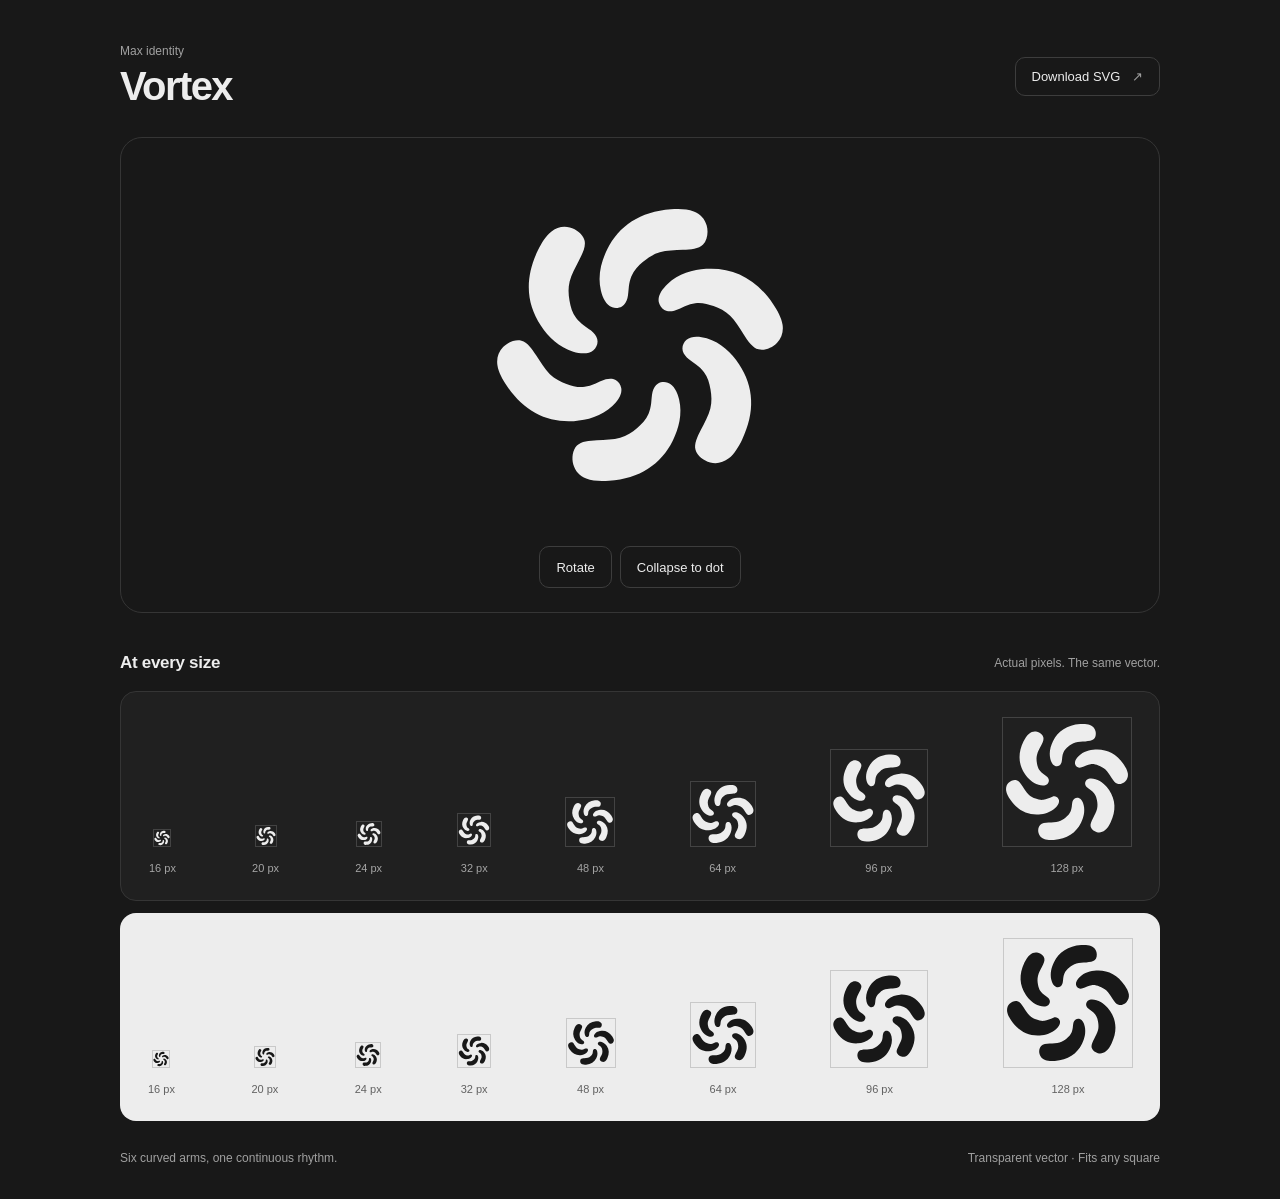
<file: logo/index.html>
<!doctype html>
<html lang="en">
<head>
  <meta charset="utf-8">
  <meta name="viewport" content="width=device-width, initial-scale=1">
  <meta name="color-scheme" content="dark light">
  <title>Max · Vortex</title>
  <link rel="stylesheet" href="styles.css">
  <script src="vortex.js" defer></script>
  <script src="app.js" defer></script>
</head>
<body>
  <main>
    <header>
      <div><p class="eyebrow">Max identity</p><h1>Vortex</h1></div>
      <nav aria-label="Download logo">
        <a href="max-vortex.svg" download>Download SVG <span aria-hidden="true">↗</span></a>
      </nav>
    </header>
    <section class="hero" aria-label="Vortex preview">
      <div class="hero-stage"><div class="hero-mark" id="hero-mark" data-vortex></div></div>
      <div class="motion-controls" aria-label="Motion preview">
        <button id="rotate" type="button" aria-pressed="false">Rotate</button>
        <button id="collapse" type="button" aria-pressed="false">Collapse to dot</button>
      </div>
    </section>
    <section class="sizes" aria-labelledby="sizes-title">
      <div class="section-heading"><h2 id="sizes-title">At every size</h2><p>Actual pixels. The same vector.</p></div>
      <div class="size-strip dark" data-size-strip aria-label="White logo on dark background"></div>
      <div class="size-strip light" data-size-strip aria-label="Black logo on light background"></div>
    </section>
    <footer><p>Six curved arms, one continuous rhythm.</p><span>Transparent vector · Fits any square</span></footer>
    <noscript><p>JavaScript is needed for motion and size previews. The <a href="max-vortex.svg">standalone SVG</a> works without it.</p></noscript>
  </main>
</body>
</html>
</file>
<file: logo/styles.css>
:root {
  color-scheme: dark;
  font-family: -apple-system, BlinkMacSystemFont, "Segoe UI", sans-serif;
  color: #ededed;
  background: #181818;
  font-synthesis: none;
}
* { box-sizing: border-box; }
body { margin: 0; min-width: 320px; }
main { max-width: 1120px; margin: auto; padding: 44px 40px 32px; }
header, nav, .section-heading, footer { display: flex; align-items: center; justify-content: space-between; gap: 20px; }
h1, h2, p { margin: 0; }
h1 { font-size: 40px; font-weight: 550; letter-spacing: -1.6px; }
h2 { font-size: 17px; font-weight: 550; letter-spacing: -.3px; }
.eyebrow { color: #a0a0a0; font-size: 12px; margin-bottom: 6px; }
nav { gap: 12px; }
a { color: inherit; text-underline-offset: 4px; }
nav a, button { border: 1px solid #3d3d3d; border-radius: 10px; padding: 11px 16px; background: transparent; color: inherit; font: inherit; font-size: 13px; text-decoration: none; }
nav a:hover, button:hover { background: #292929; border-color: #606060; }
nav span { margin-left: 8px; color: #a0a0a0; }
a:focus-visible, button:focus-visible { outline: 2px solid #ededed; outline-offset: 4px; }
.hero { margin: 28px 0 40px; border: 1px solid #353535; border-radius: 22px; padding: 34px 24px 24px; }
.hero-stage { display: grid; place-items: center; min-height: 346px; }
.hero-mark { width: min(100%, 300px); aspect-ratio: 1; }
[data-vortex] svg, .size-box svg { display: block; width: 100%; height: 100%; }
.motion-controls { display: flex; justify-content: center; flex-wrap: wrap; gap: 8px; margin-top: 28px; }
button { cursor: pointer; min-height: 42px; }
button[aria-pressed="true"] { background: #ededed; color: #181818; border-color: #ededed; }
.hero-mark .vortex-rotor { transform-box: view-box; transform-origin: 50% 50%; animation: rotate 4s linear infinite paused; }
.hero-mark.is-rotating .vortex-rotor { animation-play-state: running; }
@keyframes rotate { to { transform: rotate(360deg); } }
.section-heading { margin-bottom: 18px; }
.section-heading p { color: #a0a0a0; font-size: 12px; }
.size-strip { display: flex; align-items: flex-end; justify-content: space-between; gap: 22px; padding: 26px 28px; border-radius: 16px; margin-top: 12px; overflow-x: auto; }
.size-strip.dark { border: 1px solid #353535; color: #ededed; background: #202020; }
.size-strip.light { color: #181818; background: #ededed; }
.size-sample { display: grid; justify-items: center; gap: 16px; flex: none; }
.size-box { width: var(--size); height: var(--size); outline: 1px solid color-mix(in srgb, currentColor 17%, transparent); }
.size-sample span { font-size: 11px; font-variant-numeric: tabular-nums; opacity: .65; }
footer { margin-top: 28px; color: #a0a0a0; font-size: 12px; line-height: 1.5; }
@media (prefers-reduced-motion: reduce) { .hero-mark .vortex-rotor { animation: none; } }
@media (max-width: 640px) {
  main { padding: 28px 18px; }
  header { align-items: flex-start; flex-direction: column; gap: 18px; }
  h1 { font-size: 34px; }
  .hero { padding-inline: 24px; }
  .hero-stage { min-height: 270px; }
  .hero-mark { width: min(100%, 240px); }
  .section-heading, footer { align-items: flex-start; flex-direction: column; gap: 8px; }
  .size-strip { justify-content: flex-start; padding: 22px; }
}
</file>
